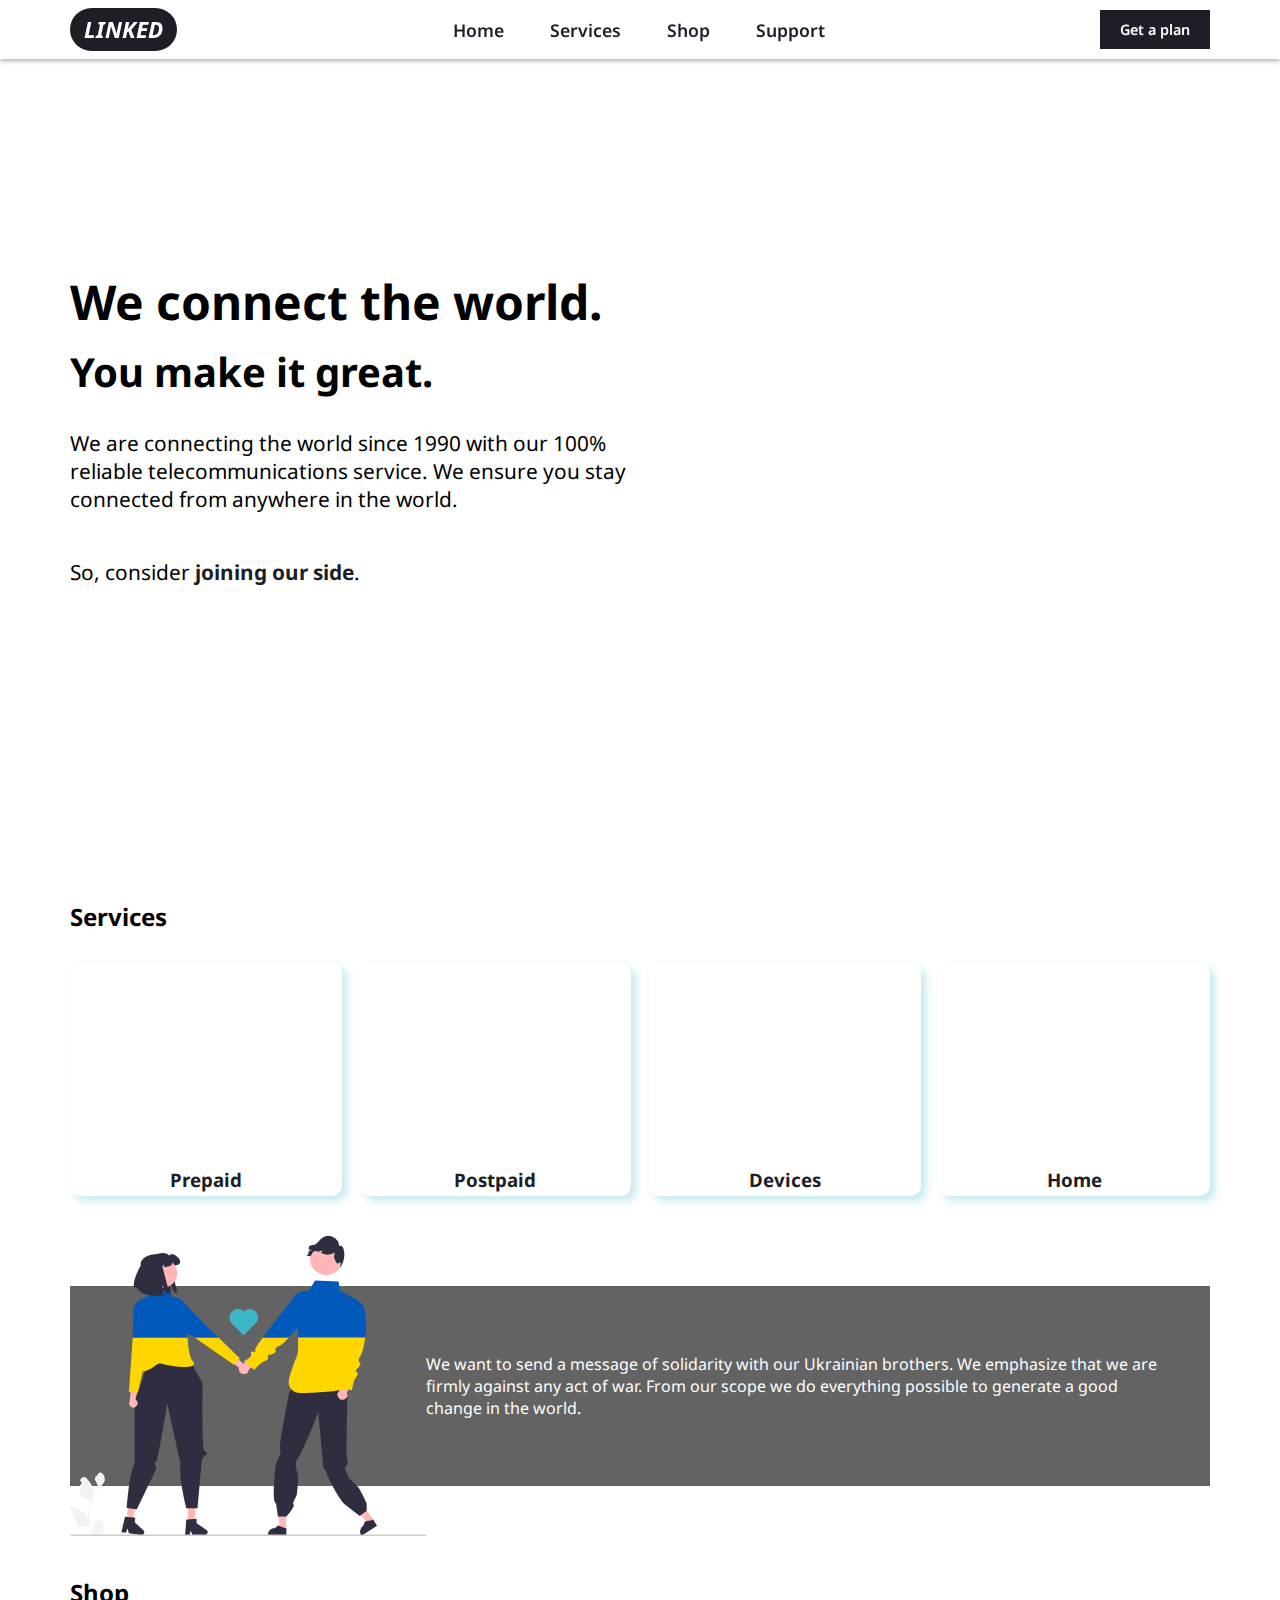
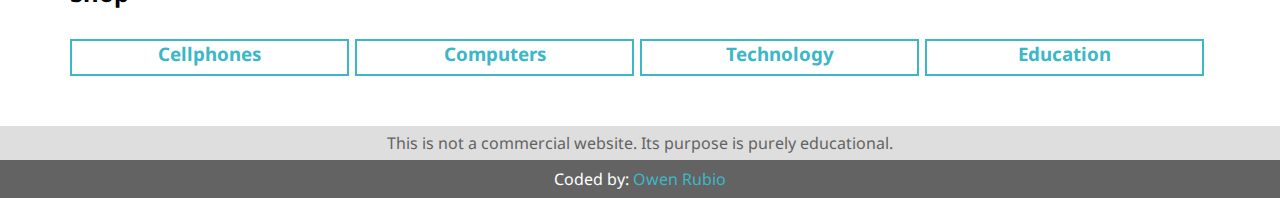
<file: Communication services company/index.html>
<!DOCTYPE html>
<html lang="en">
<head>
	<meta charset="utf-8">
	<meta name="viewport" content="width=device-width, initial-scale=1">
	<link rel="stylesheet" type="text/css" href="style.css">
	<link rel="preconnect" href="https://fonts.googleapis.com">
	<link rel="preconnect" href="https://fonts.gstatic.com" crossorigin>
	<link rel="stylesheet" href="https://unicons.iconscout.com/release/v4.0.0/css/line.css">
	<link href="https://fonts.googleapis.com/css2?family=Noto+Sans:ital,wght@0,400;0,700;1,400;1,700&display=swap" rel="stylesheet">
	<title>Linked</title>
</head>
<body>
	<div class="modal-container">
		<div class="modal modal-close">
			<p class="close">&times</p>
			<h2>Great!</h2>
			<p>Share us your e-mail, so an agent can contact you.</p>
			<form>
				<input type="text" id="user-mal" name="user-mail" placeholder="e.g. somebody@email.com">
			</form>
		</div>
	</div>
	<header>
		<div class="main-nav container">
			<a  id="nav-logo" class="nav-link" href="#home-section"><h1>LINKED</h1></a>
			<nav>
				<a class="nav-link" href="#home-section">Home</a>
				<a class="nav-link" href="#services">Services</a>
				<a class="nav-link" href="#shop">Shop</a>
				<a class="nav-link" href="#">Support</a>
			</nav>
			<button class="btn" type="button">Get a plan</button>
		</div>
	</header>
	<section class="container" id="home-section">
		<div id="home-info">
			<h1>We connect the world.</h1>
			<h1> You make it great.</h1>
			<p>We are connecting the world since 1990 with our 100% reliable telecommunications service. We ensure you stay connected from anywhere in the world.</p>
			<p>So, consider <a href="#">joining our side</a>.</p>
		</div>
		<div id="gif-container">
			<!-- <img src="https://www.qualcomm.com/sites/ember/files/components/two-column-hdi/side/worldconnections.gif" alt="connecting the world"> -->
		</div>
	</section>
	<section class="container" id="services">
		<h2>Services</h2>
		<div class="service-card">
			<a href="">
				<div class="service-img prepaid"></div>
				<h3>Prepaid</h3>
			</a>
		</div>
		<div class="service-card">
			<a href="">
				<div class="service-img postpaid"></div>
				<h3>Postpaid</h3>
			</a>
		</div>
		<div class="service-card">
			<a href="">
				<div class="service-img devices"></div>
				<h3>Devices</h3>
			</a>
		</div>
		<div class="service-card">
			<a>
				<div class="service-img home"></div>
				<h3>Home</h3>
			</a>
		</div>
	</section>
	<section class="container" id="banner-section">
		<div class="banner">
			<img src="img/undraw_ukraine_biyg.svg">
			<p>We want to send a message of solidarity with our Ukrainian brothers. We emphasize that we are firmly against any act of war. From our scope we do everything possible to generate a good change in the world.</p>
		</div>
	</section>
	
	<section class="container" id="shop">
		<h2>Shop</h2>
		<div class="shop-option">
			<i class="uil uil-mobile-android"></i>
			<h3>Cellphones</h3>
		</div>
		<div class="shop-option">
			<i class="uil uil-laptop"></i>
			<h3>Computers</h3>
		</div>
		<div class="shop-option">
			<i class="uil uil-processor"></i>
			<h3>Technology</h3>
		</div>
		<div class="shop-option">
			<i class="uil uil-atom"></i>
			<h3>Education</h3>
		</div>
	</section>

	<footer>
		<div>
			<p>This is not a commercial website. Its purpose is purely educational.</p>
		</div>
		<div>
			<p>Coded by: <a href="https://github.com/OwenRub">Owen Rubio</a></p>
		</div>
	</footer>
	<script type="text/javascript" src="app.js"></script>
</body>
</html>
</file>
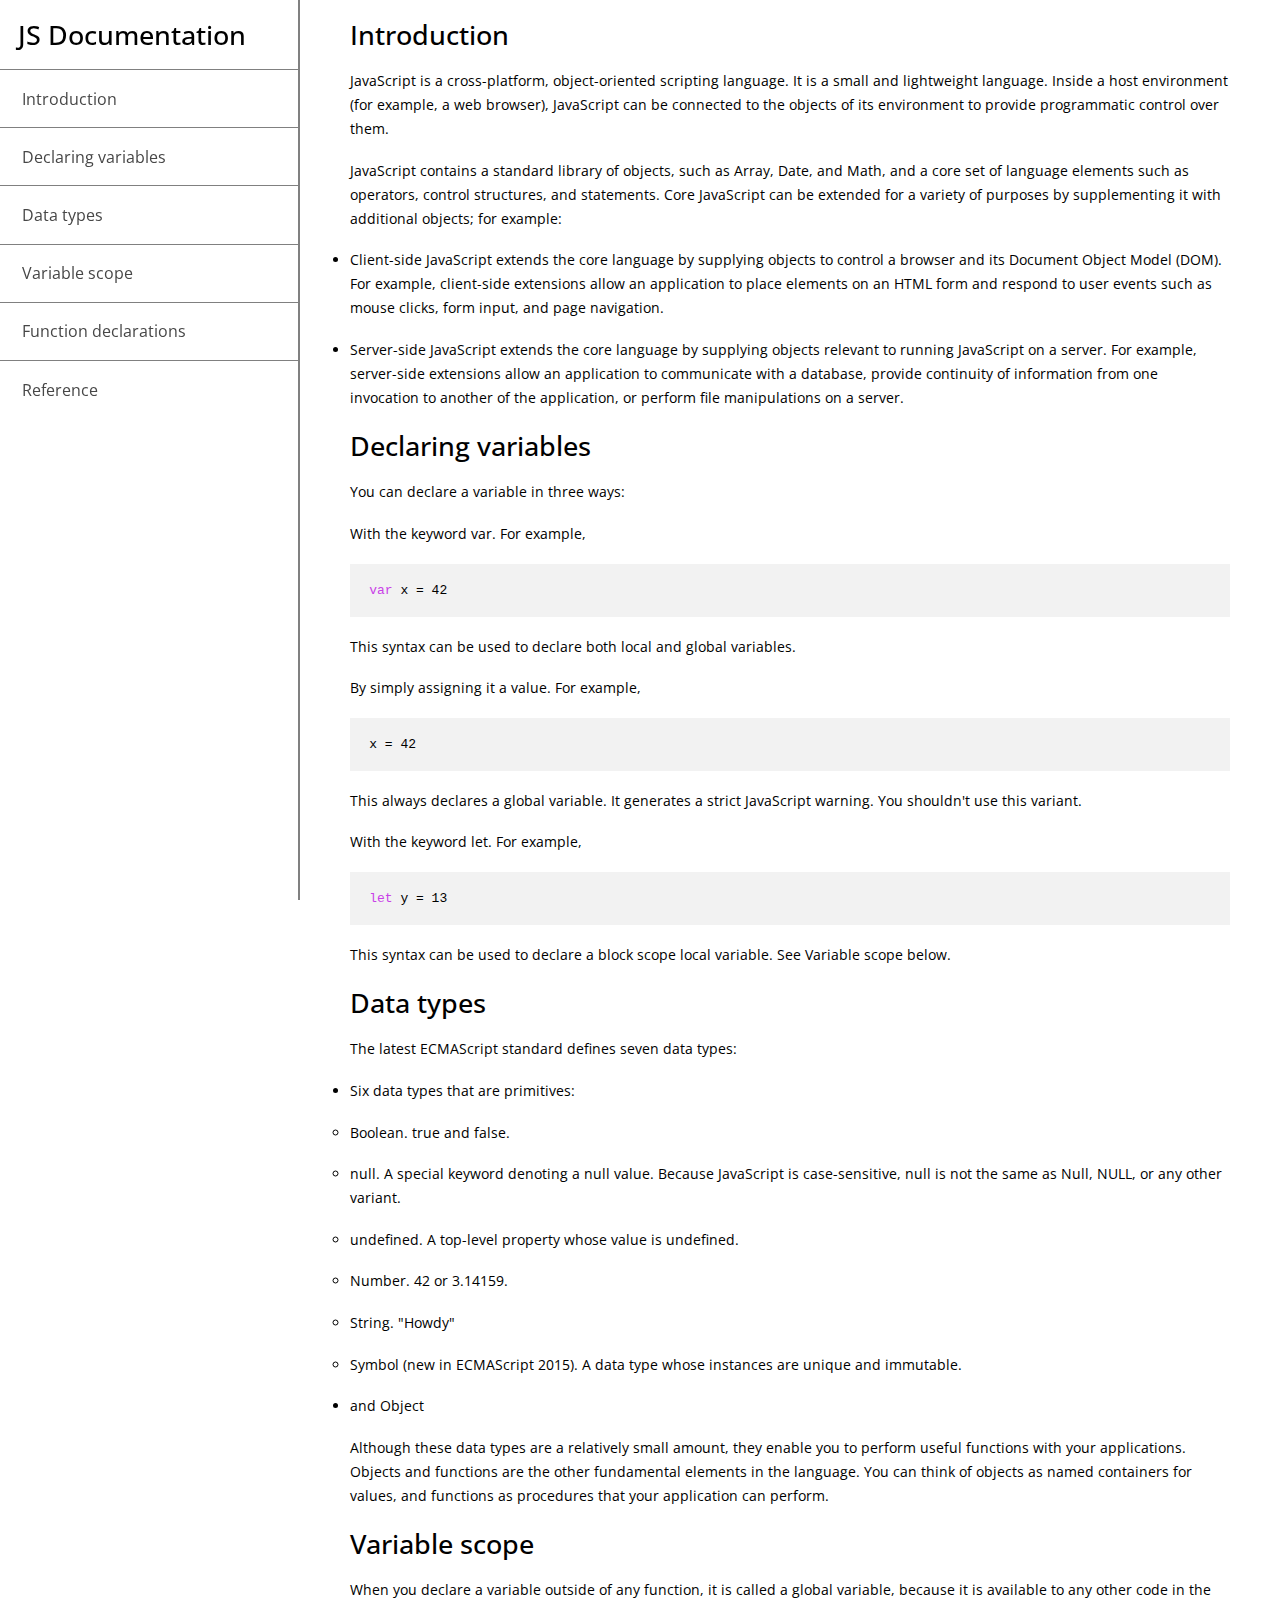
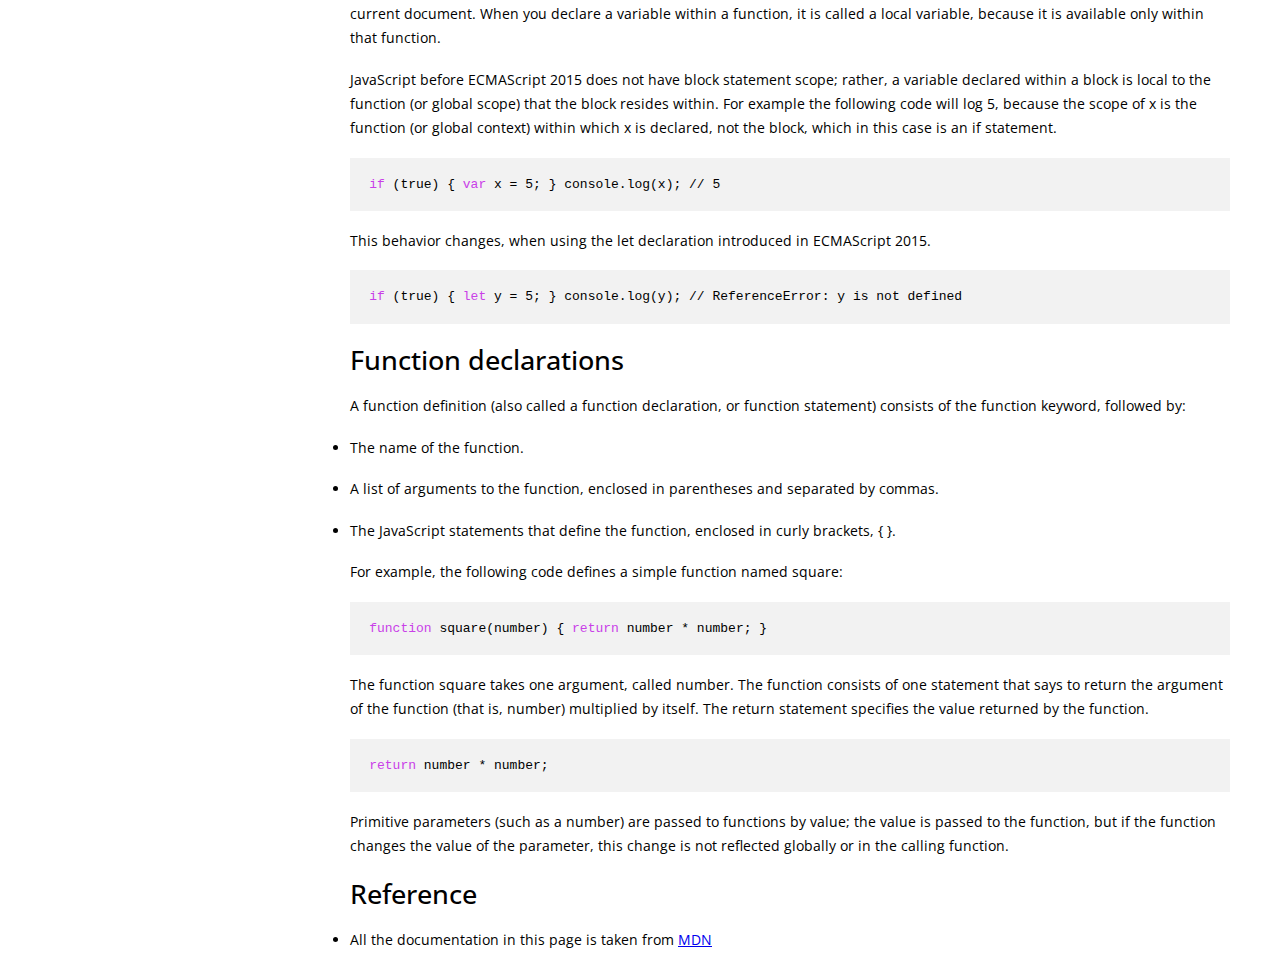
<file: Documentation page/index.html>
<!DOCTYPE html>
<html>
<head>
	<meta charset="utf-8">
	<meta name="viewport" content="width=device-width, initial-scale=1">
	<link rel="preconnect" href="https://fonts.googleapis.com">
	<link rel="preconnect" href="https://fonts.gstatic.com" crossorigin>
	<link href="https://fonts.googleapis.com/css2?family=Open+Sans:wght@300;400;500;600;700&display=swap" rel="stylesheet">
	<link rel="stylesheet" type="text/css" href="Style.css">
	<title>JS documentation</title>
</head>
<body>
<main id="main-doc">
	<nav id="navbar">
		<header>JS Documentation</header>
		<a class="nav-link" href="#Introduction">Introduction</a>
		<a class="nav-link" href="#Declaring_variables">Declaring variables</a>
		<a class="nav-link" href="#Data_types">Data types</a>
		<a class="nav-link" href="#Variable_scope">Variable scope</a>
		<a class="nav-link" href="#Function_declarations">Function declarations</a>
		<a class="nav-link" href="#Reference">Reference</a>
	</nav>
	<div class="container">
		<section class="main-section" id="Introduction">
			<header>Introduction</header>
			<article>
				<p>JavaScript is a cross-platform, object-oriented scripting language. It is a small and lightweight language. Inside a host environment (for example, a web browser), JavaScript can be connected to the objects of its environment to provide programmatic control over them.</p>
				<p>JavaScript contains a standard library of objects, such as Array, Date, and Math, and a core set of language elements such as operators, control structures, and statements. Core JavaScript can be extended for a variety of purposes by supplementing it with additional objects; for example:</p>
				<ul>
					<li>Client-side JavaScript extends the core language by supplying objects to control a browser and its Document Object Model (DOM). For example, client-side extensions allow an application to place elements on an HTML form and respond to user events such as mouse clicks, form input, and page navigation.</li>
					<li>Server-side JavaScript extends the core language by supplying objects relevant to running JavaScript on a server. For example, server-side extensions allow an application to communicate with a database, provide continuity of information from one invocation to another of the application, or perform file manipulations on a server.</li>
				</ul>
			</article>
		</section>
		<section class="main-section" id="Declaring_variables">
			<header>Declaring variables</header>
			<article>
				<p>You can declare a variable in three ways:</p>
				<p>With the keyword var. For example,</p>
				<code><span class="reserved">var</span> x = 42</code>
				<p>This syntax can be used to declare both local and global variables.</p>
				<p>By simply assigning it a value. For example,</p>
				<code>x = 42</code>
				<p>This always declares a global variable. It generates a strict JavaScript warning. You shouldn't use this variant.</p>
				<p>With the keyword let. For example,</p>
				<code><span class="reserved">let</span> y = 13</code>
				<p>This syntax can be used to declare a block scope local variable. See Variable scope below.</p>
			</article>
		</section>
		<section class="main-section" id="Data_types">
			<header>Data types</header>
			<article>
				<p>The latest ECMAScript standard defines seven data types:</p>
				<ul>
					<li>Six data types that are primitives:</li>
						<ul>
							<li class="inter">Boolean. true and false.</li>
							<li class="inter">null. A special keyword denoting a null value. Because JavaScript is case-sensitive, null is not the same as Null, NULL, or any other variant.</li>
							<li class="inter">undefined. A top-level property whose value is undefined.</li>
							<li class="inter">Number. 42 or 3.14159.</li>
							<li class="inter">String. "Howdy"</li>
							<li class="inter">Symbol (new in ECMAScript 2015). A data type whose instances are unique and immutable.</li>
						</ul>
					<li>and Object</li>
				</ul>
				<p>Although these data types are a relatively small amount, they enable you to perform useful functions with your applications. Objects and functions are the other fundamental elements in the language. You can think of objects as named containers for values, and functions as procedures that your application can perform.</p>
			</article>
		</section>
		<section class="main-section" id="Variable_scope">
			<header>Variable scope</header>
			<article>
				<p>When you declare a variable outside of any function, it is called a global variable, because it is available to any other code in the current document. When you declare a variable within a function, it is called a local variable, because it is available only within that function.</p>
				<p>JavaScript before ECMAScript 2015 does not have block statement scope; rather, a variable declared within a block is local to the function (or global scope) that the block resides within. For example the following code will log 5, because the scope of x is the function (or global context) within which x is declared, not the block, which in this case is an if statement.</p>
				<code><span class="reserved">if</span> (true) { <span class="reserved">var</span> x = 5; } console.log(x); // 5</code>
				<p>This behavior changes, when using the let declaration introduced in ECMAScript 2015.</p>
				<code><span class="reserved">if</span> (true) { <span class="reserved">let</span> y = 5; } console.log(y); // ReferenceError: y is not defined</code>
			</article>
		</section>
		<section class="main-section" id="Function_declarations">
			<header>Function declarations</header>
			<article>
				<p>A function definition (also called a function declaration, or function statement) consists of the function keyword, followed by:</p>
				<ul>
					<li>The name of the function.</li>
					<li>A list of arguments to the function, enclosed in parentheses and separated by commas.</li>
					<li>The JavaScript statements that define the function, enclosed in curly brackets, { }.</li>
				</ul>
				<p>For example, the following code defines a simple function named square:</p>
				<code><span class="reserved">function</span> square(number) { <span class="reserved">return</span> number * number; }</code>
				<p>The function square takes one argument, called number. The function consists of one statement that says to return the argument of the function (that is, number) multiplied by itself. The return statement specifies the value returned by the function.</p>
				<code><span class="reserved">return</span> number * number;</code>
				<p>Primitive parameters (such as a number) are passed to functions by value; the value is passed to the function, but if the function changes the value of the parameter, this change is not reflected globally or in the calling function.</p>
			</article>
		</section>
		<section class="main-section" id="Reference">
			<header>Reference</header>
			<article>
				<ul>
					<li>All the documentation in this page is taken from <a href="https://developer.mozilla.org/en-US/docs/Web/JavaScript/Guide">MDN</a></li>
				</ul>
			</article>
		</section>
	</div>
</main>
</body>
</html>
</file>
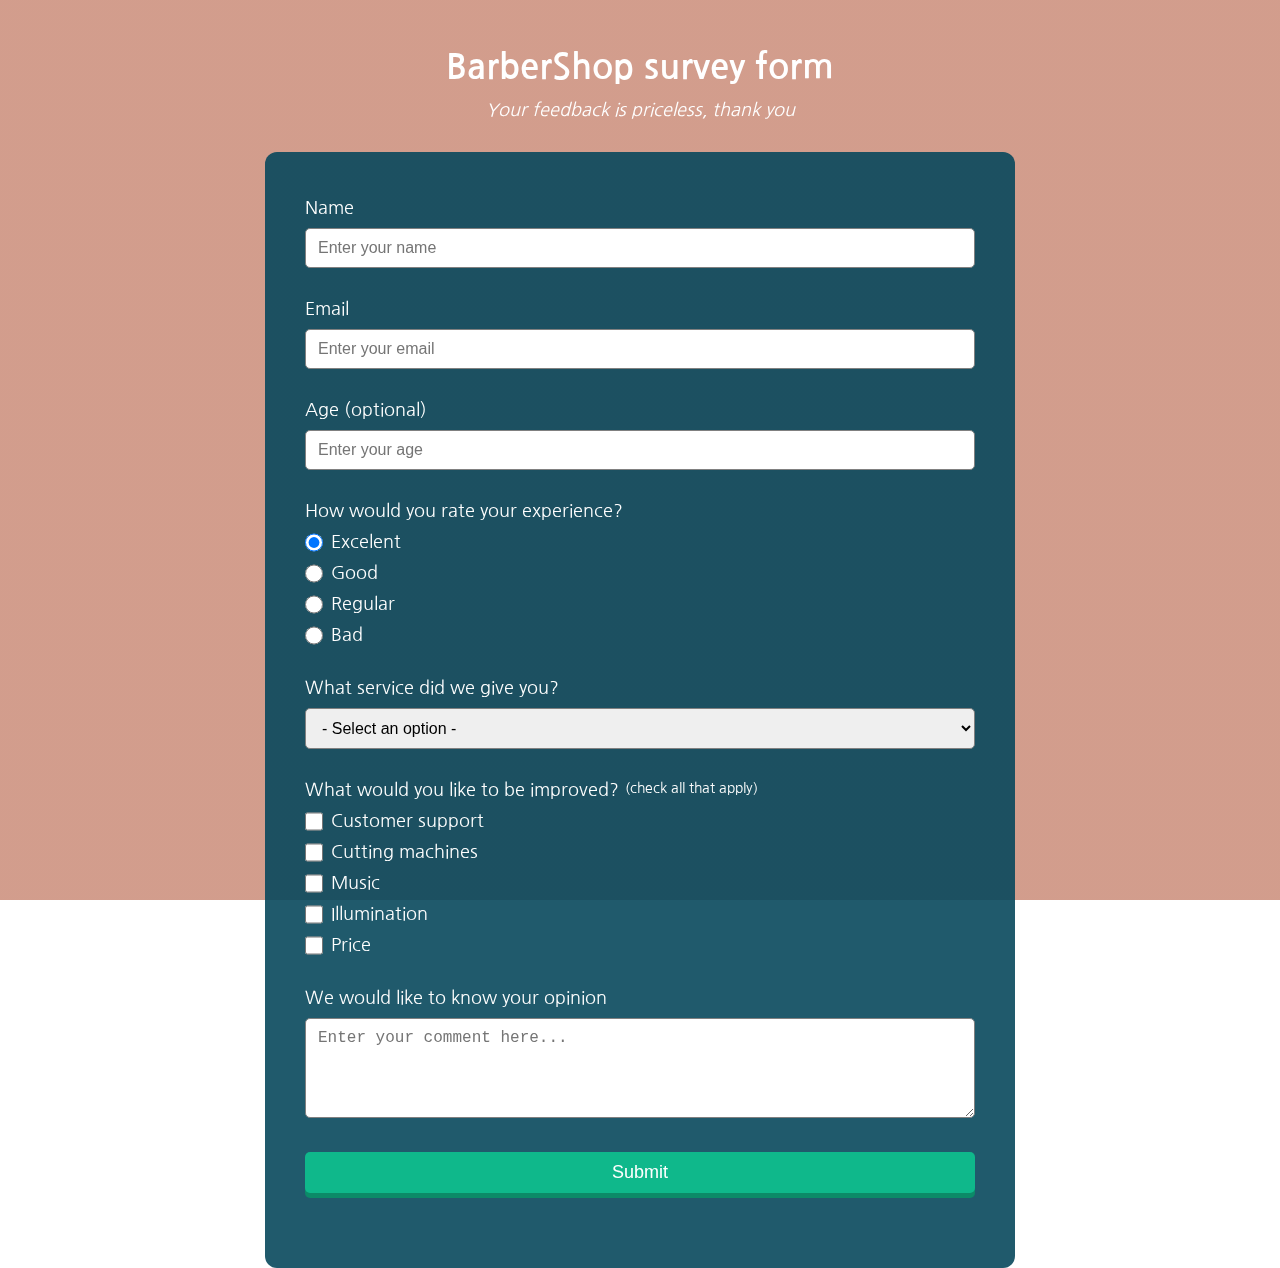
<file: Survey form/index.html>
<!DOCTYPE html>
<html>
<head>
	<meta charset="utf-8">
	<meta name="viewport" content="width=device-width, initial-scale=1">
	<link rel="stylesheet" type="text/css" href="style.css">
	<link rel="preconnect" href="https://fonts.googleapis.com">
	<link rel="preconnect" href="https://fonts.gstatic.com" crossorigin>
	<link href="https://fonts.googleapis.com/css2?family=Inter:wght@300;400;500;700&family=Nanum+Gothic:wght@400;700&display=swap" rel="stylesheet">
	<title>Survey Form</title>
</head>
<body>
	<main id="container">
		<header id="top">
			<h1 id="title">BarberShop survey form</h1>
			<p id="description">Your feedback is priceless, thank you</p>
		</header>
		<form id="survey-form">
			<div class="form-group">
				<label id="name-label" for="name">Name</label>
				<input id="name" type="text" name="name" placeholder="Enter your name" class="form-control" required>
			</div>
			<div class="form-group">
				<label id="email-label" for="email">Email</label>
				<input id="email" type="email" name="email" placeholder="Enter your email" class="form-control" required>
			</div>
			<div class="form-group">
				<label id="number-label" for="number">Age (optional)</label>
				<input id="number" type="number" name="age" min="10" max="99" placeholder="Enter your age" class="form-control">
			</div>
			<div class="form-group">
				<p id="form-p">How would you rate your experience?</p>
				<label><input type="radio" name="user-rate" value="excelent" class="selectable-input" checked>Excelent</label>
				<label><input type="radio" name="user-rate" value="good" class="selectable-input">Good</label>
				<label><input type="radio" name="user-rate" value="regular" class="selectable-input">Regular</label>
				<label><input type="radio" name="user-rate" value="bad" class="selectable-input">Bad</label>
			</div>
			<div class="form-group">
				<label id="dropdown-label" for="dropdown">What service did we give you?</label>
				<select id="dropdown" name="service" class="form-control" required>
					<option value disabled selected>- Select an option -</option>
					<option value="cut">Haircut</option>
					<option value="dyeing">Hair dyeing</option>
					<option value="eyebrow">Eyebrow treatment</option>
					<option value="beard">Beard treatment</option>
				</select>
			</div>
			<div class="form-group">
				<p id="form-p">What would you like to be improved? <span>(check all that apply)</span></p>
				<label><input type="checkbox" name="user-recommendation" value="support" class="selectable-input">Customer support</label>
				<label><input type="checkbox" name="user-recommendation" value="machines" class="selectable-input">Cutting machines</label>
				<label><input type="checkbox" name="user-recommendation" value="music" class="selectable-input">Music</label>
				<label><input type="checkbox" name="user-recommendation" value="illumination" class="selectable-input">Illumination</label>
				<label><input type="checkbox" name="user-recommendation" value="price" class="selectable-input">Price</label>
			</div>
			<div class="form-group">
				<label id="textarea-label" for="opinion">We would like to know your opinion</label>
				<textarea id="opinion" name="opinion" class="textarea-control" placeholder="Enter your comment here..."></textarea>
			</div>
			<div class="form-group">
				<button id="submit" type="submit" class="submit-btn">Submit</button>
			</div>
		</form>
	</main>
</body>
</html>
</file>
<file: Communication services company/style.css>
:root{
	--main-black: #1d1e26;
	--secondary-gray: #636363;
	--contrast-blue: #3cb7c7;
}
html{
	scroll-behavior: smooth;
	scroll-padding-top: 60px;
}
*{
	margin: 0;
	padding: 0;
	box-sizing: border-box;
	font-family: 'Noto Sans', sans-serif;
}
html{
	scroll-behavior: smooth;
	scroll-padding: 60px;
}
.container{
	width: 1140px;
	margin: 0 auto;
}
header{
	width: 100%;
	position: fixed;
	top: 0;
	left: 0;
	background: white;
	z-index: 100;
	box-shadow: 0 2px 4px rgba(0,0,0, 0.3);
}
#nav-logo{
	font-style: italic;
	border: none;
	background: var(--main-black);
	color: white;
	font-size: 0.7rem;
	padding: 6px 14px;
	border-radius: 30px;
}
#nav-logo:hover{
	background: var(--contrast-blue);;
}
.main-nav{
	display: flex;
	align-items: center;
	justify-content: space-between;
	padding: 8px 0;
}
.nav-link{
	border-left: 1px solid white;
	border-right: 1px solid white;
	padding: 10px 20px;
	color: var(--main-black);
	text-decoration: none;
	font-size: 1.1rem;
	font-weight: 600;
}
.nav-link:hover{
	color: var(--contrast-blue);
}
.btn{
	font-weight: 600;
	font-size: 0.9rem;
	padding: 10px 20px;
	border: none;
	color: white;
	background: var(--main-black);
}
.btn:hover{
	background: var(--contrast-blue);
	cursor: pointer;
}
#home-section{
	height: 100vh;
	display: grid;
	align-items: center;
	grid-column-gap: 20px;
	grid-template-columns: 1fr 1fr;
}
#home-info h1:first-child{
	font-size: 3rem;
	margin-bottom: 10px;
}
#home-info h1 ~ h1{
	font-size: 2.5rem;
	margin-bottom: 30px;
}
#home-info p{
	font-size: 1.3rem;
	margin-bottom: 45px;
}
#home-info a{
	text-decoration: none;
	font-weight: bold;
	color: var(--main-black);
}
#home-info a:hover{
	color: var(--contrast-blue);
}
#gif-container{
	width: 480px;
	height: 480px;
	background-image: url('https://www.qualcomm.com/sites/ember/files/components/two-column-hdi/side/worldconnections.gif');
	background-repeat: no-repeat;
	background-position: center;
	background-size: cover;
}
#banner-section{
	margin-bottom: 40px;
	height: 300px;
	display: flex;
	align-items: center;
}
.banner{
	background: var(--secondary-gray);
	display: flex;
	align-items: center;
	height: 200px;
	color: white;
	padding-right: 50px;
}
.banner img{
	height: 300px;
	width: auto;
}
section {
	scroll-behavior: smooth;
}
#services{
	display: grid;
	grid-template-columns: repeat(4, 1fr);
	column-gap: 18px;
	margin-bottom: 40px;
}
#services h2, #shop h2{
	grid-column: 1 / 5;
	margin-bottom: 30px;
}
.service-card{
	border-radius: 10px;
	box-shadow: 5px 5px 8px rgba(60, 183, 199, 0.3);
	transition: transform 350ms ease-out;
}
.service-card:hover{
	transform: translateY(-8px);
}
.service-card h3{
	text-align: center;
	padding: 4px 0;
}
.service-card a{
	text-decoration: none;
	color: var(--main-black);
}
.service-img{
	width: 100%;
	height: 200px;
	border-radius: 10px 10px 0 0;
}
.prepaid{
	background: url('https://riverview.org/blog/wp-content/uploads/2017/07/social-health-300x200.jpg');
}
.postpaid{
	background-image: url('https://i.pinimg.com/564x/ec/fe/f7/ecfef721c76c800d76c0ccf2db8f8d1e.jpg');
	background-position: top center;
	background-size: cover;
}
.devices{
	background-image: url('https://media.sciencephoto.com/image/f0165404/800wm');
	background-position: center;
	background-size: cover;
}
.home{
	background-image: url('https://media.istockphoto.com/photos/smiling-parents-with-two-children-picture-id1082467846?k=20&m=1082467846&s=612x612&w=0&h=pFLkv852pT3ftEZUstMnhYHgJXUqxg0PmHkMWoMSsUg=');
	background-position: top center;
	background-size: cover;
}
#shop{
	display: grid;
	grid-template-columns: repeat(4, 1fr);
	margin-bottom: 50px;
}
.shop-option{
	color: var(--contrast-blue);
	width: 98%;
	border: 2px solid var(--contrast-blue);
	text-align: center;
	padding-bottom: 8px;
}
.shop-option:hover{
	cursor: pointer;
	color: white;
	background: var(--contrast-blue);
}
.shop-option i{
	font-size: 5rem;
}
footer{
	text-align: center;
}
footer div:first-child {
	background: #dedede;
	padding: 6px 0;
	color: var(--secondary-gray);
}
footer div:last-child{
	background: var(--secondary-gray);
	color: white;
	padding: 8px 0;
}
footer a{
	text-decoration: none;
	color: var(--contrast-blue);
}
.modal-container{
	opacity: 0;
	visibility: hidden;
	position: fixed;
	top: 0;
	left: 0;
	width: 100%;
	height: 100vh;
	background: rgba(0, 0, 0, 0.3);
	z-index: 200;
	display: flex;
	justify-content: center;
}
.modal{
	position: relative;
	text-align: center;
	background: white;
	width: 380px;
	height: 250px;
	align-self: center;
	padding: 20px;
	display: flex;
	flex-direction: column;
	justify-content: center;
	transition: transform 600ms;
	transform: translateY(0%);
}
.close{
	background: var(--main-black);
	color: white;
	line-height: 20px;
	height: 20px; width: 20px;
	position: absolute;
	top: 10px; right: 10px;
}
.close:hover{
	cursor: pointer;
	background: var(--contrast-blue);
}
.modal-close{
	transform: translateY(-300%);
}
.modal h2{
	margin-bottom: 20px;
}
.modal p{
	margin-bottom: 20px;
}
.modal input{
	text-align: center;
	font-size: 1rem;
	padding: 5px;
	border: none;
	border-bottom: 2px solid var(--main-black);
	width: 100%;
	background: #f2f2f2;
}
.modal input:focus{
	outline: none;
	background: white;
}
</file>
<file: Documentation page/Style.css>
* {
	margin: 0;
	padding: 0;
	box-sizing: border-box;
}
html{
	scroll-behavior: smooth;
}
body {
	font-family: 'Open Sans', sans-serif;
}
.container {
	margin: 0 50px 0 350px;
}
header {
	font-size: 1.7rem;
	margin: 1rem 0;
	font-weight: 500;
}
#navbar {
	display: flex;
	flex-direction: column;
	position: fixed;
	top: 0;
	left: 0;
	width: 300px;
	height: 100vh;
	border-right: 2px solid gray;
}
#navbar header {
	margin-left: 1.1rem;
}
#navbar a {
	text-decoration: none;
	color: #474747;
	font-size: 1rem;
	padding: 1.1rem 0 1.1rem 1.35rem;
	border-top: 1px solid gray;

}
#navbar a:hover {
	padding-left: 1.9rem;
	font-weight: 600;
}
p, ul li {
	margin-bottom: 1.1rem;
	font-size: 0.9rem;
	line-height: 1.5rem;
}
code{
	display: block;
	background: #f2f2f2;
	padding: 1.2rem;
	margin-bottom: 1.1rem;
}
.reserved {
	color: #c93fe8;
}

@media (max-width: 830px){
	.container {
		width: 90%;
		margin: 0 auto;
	}
	#navbar {
		position: static;
		width: 100%;
		border-right: none;
		height: auto;
	}
	#navbar header {
		text-align: center;
	}
}
</file>
<file: Survey form/style.css>
* {
	margin: 0;
	padding: 0;
	box-sizing: border-box;
}
body {
	font-family: sans-serif;
	margin: 0;
	font-family: 'Nanum Gothic', sans-serif;
}
body::before {
	content: '';
	position: fixed;
	top: 0;
	left: 0;
	width: 100%;
	height: 100%;
	z-index: -1;
	background: ;
	background-image: linear-gradient(90deg, rgba(166, 60, 27, 0.5), rgba(166, 60, 27, 0.5)), url('https://st2.depositphotos.com/2931363/9695/i/950/depositphotos_96952028-stock-photo-young-handsome-man-in-barbershop.jpg');
	background-size: cover;
	background-position: center;
	background-repeat: no-repeat;
}
#container {
	max-width: 750px;
	margin: 50px auto 0 auto;
}
#top h1{
	margin-bottom: 15px;
	font-size: 35px;
}
#top p {
	font-size: 18px;
	font-style: italic;
}
#top {
	text-align: center;
	margin-bottom: 30px;
	color: white;
}

#survey-form{
	background: rgba(8, 72, 92, 0.9);
	padding: 45px 40px;
	border-radius: 12px;
}
.form-group {
	margin-bottom: 30px;
}
label {
	display: flex;
	margin-bottom: 8px;
	color: white;
	font-size: 18px;
}
input {
	display: block;
}
.form-control, .textarea-control {
	padding: 10px 12px;
	border-radius: 5px;
	border: 1px solid gray;
	font-size: 16px;
	width: 100%;
}
.form-control:focus, .textarea-control:focus {
	outline-width: 1px;
	outline-color: #15b086/*hsl(14deg, 85%, 40%)*/;/*#D23F11*/

}
#form-p {
	display: flex;
	margin-bottom: 8px;
	font-size: 18px;
	color: white;
}
.selectable-input{
	display: inline-block;
	margin-right: 8px;
	min-height: 18px;
	min-width: 18px;
}
span {
	font-size: 14px;
	margin-left: 6px;
	vertical-align: center;
}
.textarea-control {
	min-height: 100px;
	resize: vertical;
}
.submit-btn {
	width: 100%;
	color: white;
	background: #0FB88B;
	border: none;
	padding: 10px;
	border-radius: 5px;
	font-size: 18px;
	box-shadow: 0 5px #0c8a68;
}
.submit-btn:hover {
	cursor: pointer;
	opacity: 0.9;
}
.submit-btn:active {
	position: relative;
	top: 5px;
	box-shadow: 0 0;
}


@media (max-width: 770px){
	#container {
		max-width: 550px;	
	}
}
@media (max-width: 570px){
	#container{
		max-width: 100%;
	}
}
</file>
